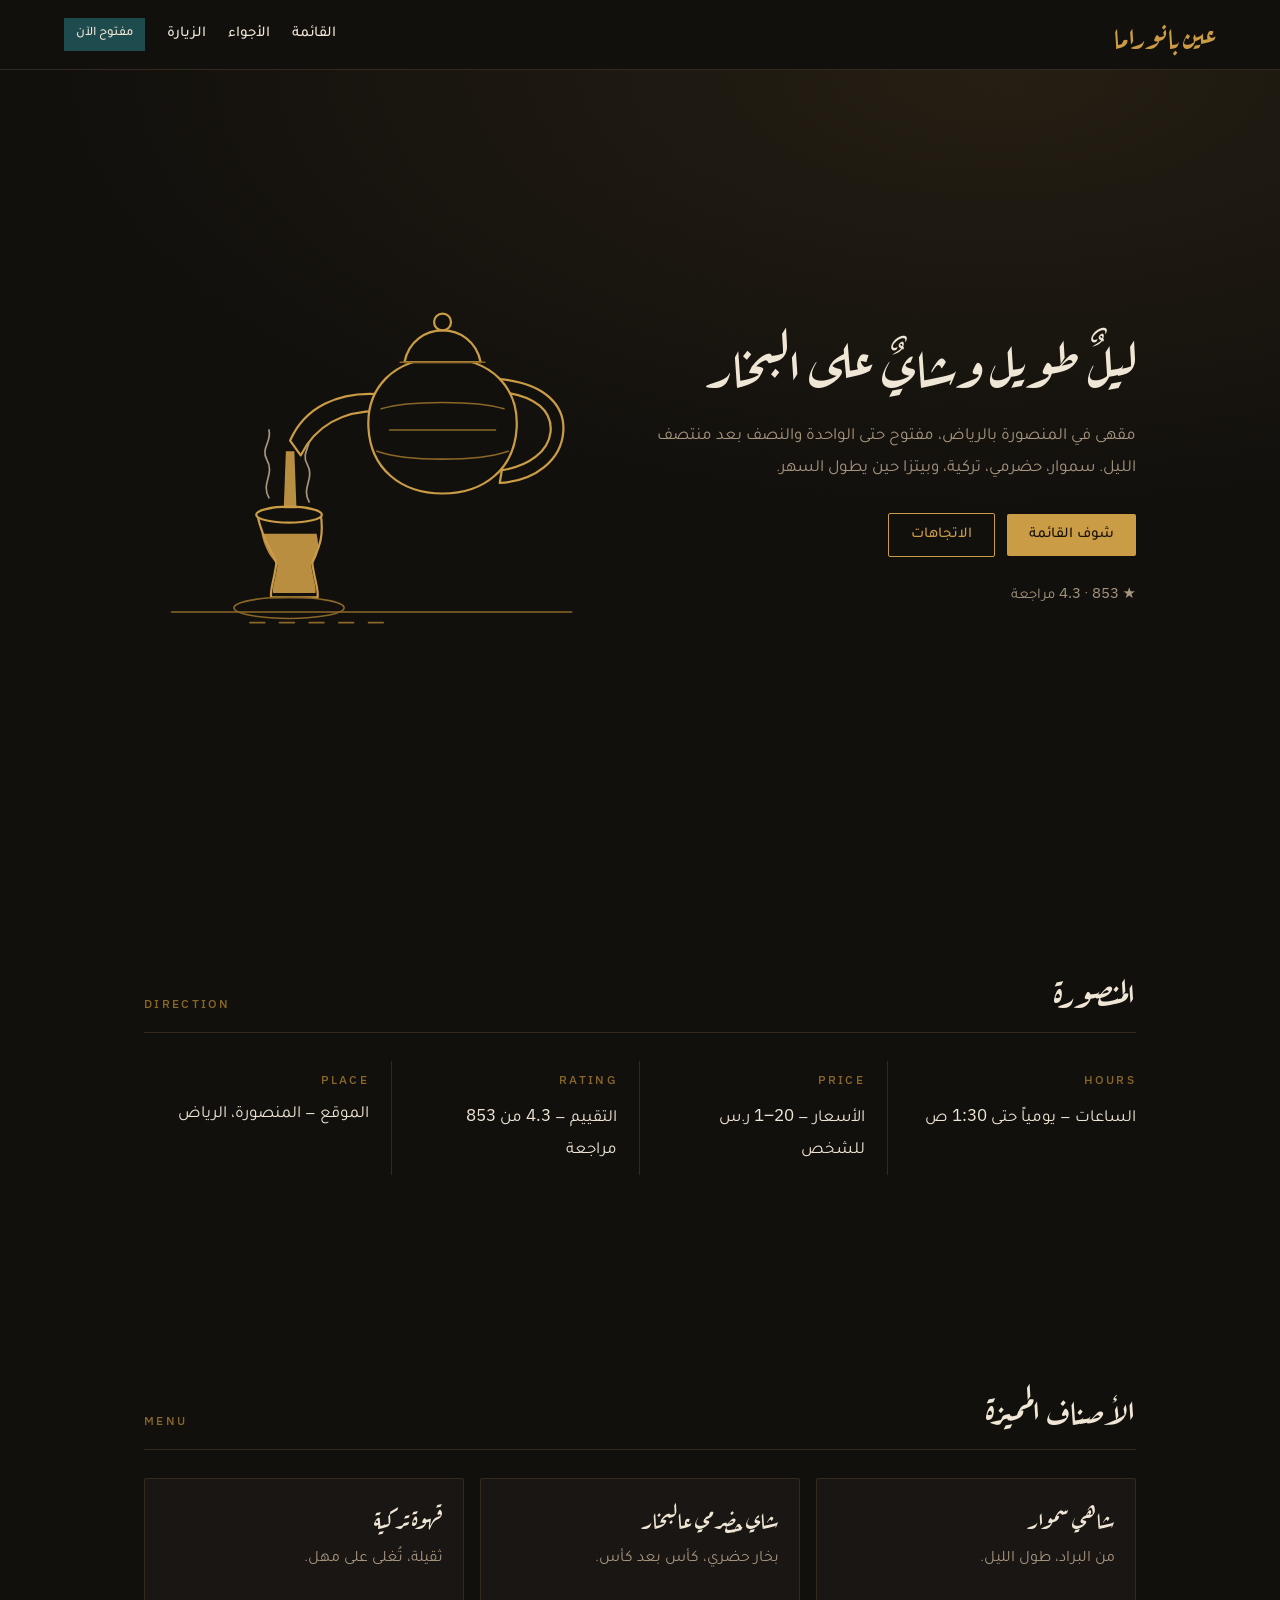
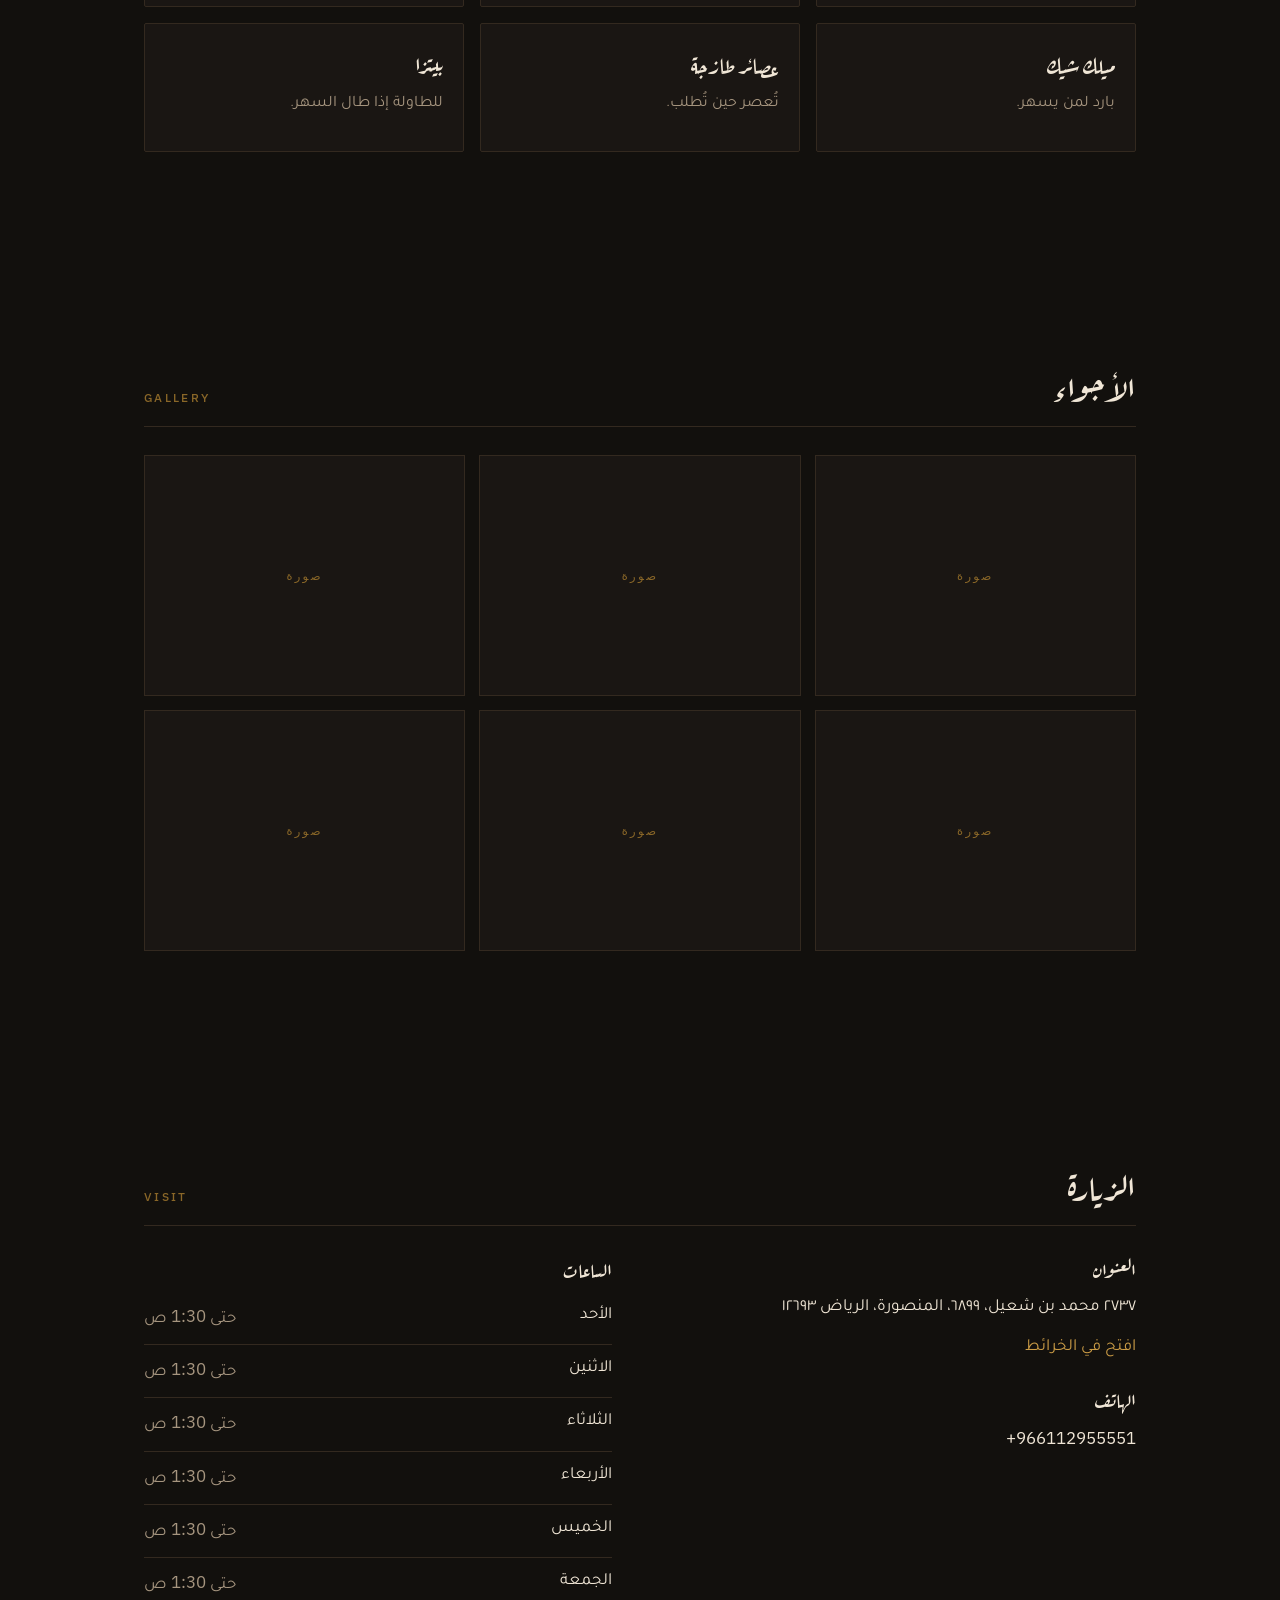
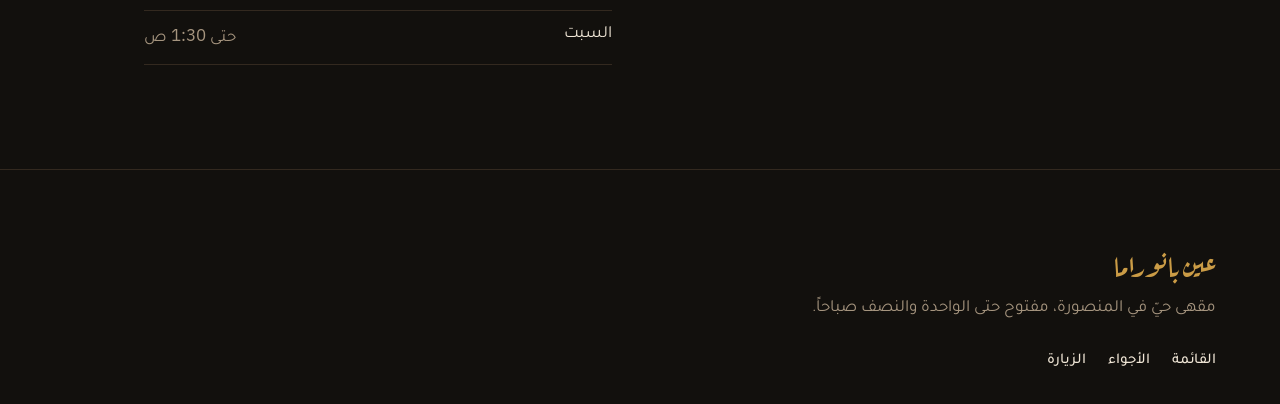
<file: index.html>
<!DOCTYPE html>
<html lang="ar" dir="rtl">
<head>
  <meta charset="utf-8">
  <meta name="viewport" content="width=device-width, initial-scale=1">
  <meta name="description" content="عين بانوراما — مقهى حيّ في المنصورة، الرياض. شاي سموار وشاي حضرمي وقهوة تركية حتى الواحدة والنصف صباحاً.">
  <title>عين بانوراما</title>
  <link rel="preconnect" href="https://fonts.googleapis.com">
  <link rel="preconnect" href="https://fonts.gstatic.com" crossorigin>
  <link rel="stylesheet" href="https://fonts.googleapis.com/css2?family=Aref+Ruqaa:wght@400;700&family=IBM+Plex+Sans:wght@400;500;600&family=Tajawal:wght@300;400;500;700&display=swap">
  <link rel="stylesheet" href="styles.css">
</head>
<body>

  <header class="site-header">
    <a class="wordmark" href="index.html">عين بانوراما</a>
    <nav class="site-nav" aria-label="التنقل">
      <a href="menu.html">القائمة</a>
      <a href="#atmosphere">الأجواء</a>
      <a href="#visit">الزيارة</a>
      <span class="chip">مفتوح الآن</span>
    </nav>
  </header>

  <main>
    <section class="hero reveal">
      <div class="hero-inner wrap">
        <div class="hero-copy">
          <h1>ليلٌ طويل وشايٌ على البخار</h1>
          <p class="hero-lead">مقهى في المنصورة بالرياض، مفتوح حتى الواحدة والنصف بعد منتصف الليل. سموار، حضرمي، تركية، وبيتزا حين يطول السهر.</p>
          <div class="hero-actions">
            <a class="btn btn-fill" href="menu.html">شوف القائمة</a>
            <a class="btn btn-ghost" href="https://www.google.com/maps/search/?api=1&query=%D8%B9%D9%8A%D9%86+%D8%A8%D8%A7%D9%86%D9%88%D8%B1%D8%A7%D9%85%D8%A7+%D9%83%D8%A7%D9%81%D9%8A%D9%87+%D8%A7%D9%84%D9%85%D9%86%D8%B5%D9%88%D8%B1%D8%A9+%D8%A7%D9%84%D8%B1%D9%8A%D8%A7%D8%B6">الاتجاهات</a>
          </div>
          <p class="rating">★ <span class="num">4.3</span> · <span class="num">853</span> مراجعة</p>
        </div>
        <figure class="hero-art">
          <svg xmlns="http://www.w3.org/2000/svg" viewBox="20 40 420 340" role="img" aria-label="براد نحاسي يصبّ الشاي في استكانة">
            <style>
              .hero-art .s2{fill:none;stroke:var(--brass-deep);stroke-width:1.5;stroke-linecap:round}
              .hero-art .fillnight{fill:var(--night);stroke:var(--brass);stroke-width:2.1;stroke-linejoin:round;stroke-linecap:round}
              .hero-art .tea{fill:var(--brass);stroke:none;opacity:.9}
              .hero-art .steam{stroke:var(--sand-dim);fill:none;stroke-width:1.6;stroke-linecap:round;animation:st 7s ease-in-out infinite}
              @keyframes st{0%,100%{opacity:.25}50%{opacity:.65}}
              @media (prefers-reduced-motion:reduce){.hero-art .steam{animation:none;opacity:.45}}
            </style>
            <path class="s2" d="M46 348 H424"/>
            <path class="s2" d="M120 358 h14 M148 358 h14 M176 358 h14 M204 358 h14 M232 358 h14"/>
            <g class="steam">
              <path d="M138 240 C130 226 144 218 136 204 C130 193 141 187 138 176"/>
              <path d="M176 244 C168 230 182 222 174 208 C168 197 179 191 176 180"/>
            </g>
            <path class="fillnight" d="M127 256 C133 284 143 292 145 302 C143 318 139 326 140 334 L184 334 C185 326 181 318 179 302 C181 292 191 284 187 256 Z"/>
            <path class="tea" d="M131 274 C136 296 145 300 146 304 C144 318 141 324 142 330 L182 330 C183 324 180 318 178 304 C179 300 188 296 183 274 Z"/>
            <ellipse class="fillnight" cx="157" cy="256" rx="31" ry="7.5"/>
            <ellipse class="s2" cx="157" cy="344" rx="52" ry="10"/>
            <path class="tea" d="M154 196 L162 196 L164 250 L152 250 Z"/>
            <path class="fillnight" d="M240 142 C204 140 172 154 158 186 L168 200 C182 172 208 158 242 158 Z"/>
            <path class="fillnight" d="M356 128 C400 132 418 154 416 178 C414 204 390 224 356 226 L358 214 C384 210 402 196 404 178 C406 158 390 144 358 140 Z"/>
            <path class="fillnight" d="M302 108 C350 108 374 138 372 174 C370 212 342 236 302 236 C262 236 234 212 232 174 C230 138 254 108 302 108 Z"/>
            <path class="s2" d="M244 156 C270 148 334 148 360 156"/>
            <path class="s2" d="M240 196 C268 206 336 206 364 196"/>
            <path class="s2" d="M252 176 h100"/>
            <path class="fillnight" d="M266 112 C270 92 286 82 302 82 C318 82 334 92 338 112 Z"/>
            <path class="s2" d="M262 112 H342"/>
            <circle class="fillnight" cx="302" cy="74" r="8"/>
          </svg>
        </figure>
      </div>
    </section>

    <section class="facts-sec wrap reveal" style="--d:.08s">
      <div class="sec-head">
        <h2>المنصورة</h2>
        <span class="sec-latin">Direction</span>
      </div>
      <div class="facts">
        <div class="fact">
          <span class="fact-label">Hours</span>
          <p>الساعات — يومياً حتى <span class="num">1:30</span> ص</p>
        </div>
        <div class="fact">
          <span class="fact-label">Price</span>
          <p>الأسعار — <span class="num">1–20</span> ر.س للشخص</p>
        </div>
        <div class="fact">
          <span class="fact-label">Rating</span>
          <p>التقييم — <span class="num">4.3</span> من <span class="num">853</span> مراجعة</p>
        </div>
        <div class="fact">
          <span class="fact-label">Place</span>
          <p>الموقع — المنصورة، الرياض</p>
        </div>
      </div>
    </section>

    <section class="wrap reveal" style="--d:.12s">
      <div class="sec-head">
        <h2>الأصناف المميزة</h2>
        <span class="sec-latin">Menu</span>
      </div>
      <div class="teasers">
        <a class="teaser" href="menu.html">
          <h3>شاهي سموار</h3>
          <!-- نصوص مؤقتة: يراجعها صاحب المقهى -->
          <p>من البراد، طول الليل.</p>
        </a>
        <a class="teaser" href="menu.html">
          <h3>شاي حضرمي عالبخار</h3>
          <!-- نصوص مؤقتة: يراجعها صاحب المقهى -->
          <p>بخار حضري، كأس بعد كأس.</p>
        </a>
        <a class="teaser" href="menu.html">
          <h3>قهوة تركية</h3>
          <!-- نصوص مؤقتة: يراجعها صاحب المقهى -->
          <p>ثقيلة، تُغلى على مهل.</p>
        </a>
        <a class="teaser" href="menu.html">
          <h3>ميلك شيك</h3>
          <!-- نصوص مؤقتة: يراجعها صاحب المقهى -->
          <p>بارد لمن يسهر.</p>
        </a>
        <a class="teaser" href="menu.html">
          <h3>عصائر طازجة</h3>
          <!-- نصوص مؤقتة: يراجعها صاحب المقهى -->
          <p>تُعصر حين تُطلب.</p>
        </a>
        <a class="teaser" href="menu.html">
          <h3>بيتزا</h3>
          <!-- نصوص مؤقتة: يراجعها صاحب المقهى -->
          <p>للطاولة إذا طال السهر.</p>
        </a>
      </div>
    </section>

    <section class="wrap reveal" id="atmosphere" style="--d:.16s">
      <div class="sec-head">
        <h2>الأجواء</h2>
        <span class="sec-latin">Gallery</span>
      </div>
      <!-- ضع صور المقهى الحقيقية هنا -->
      <div class="gallery">
        <figure><span>صورة</span></figure>
        <figure><span>صورة</span></figure>
        <figure><span>صورة</span></figure>
        <figure><span>صورة</span></figure>
        <figure><span>صورة</span></figure>
        <figure><span>صورة</span></figure>
      </div>
    </section>

    <section class="wrap reveal" id="visit" style="--d:.2s">
      <div class="sec-head">
        <h2>الزيارة</h2>
        <span class="sec-latin">Visit</span>
      </div>
      <div class="visit">
        <div class="visit-copy">
          <h3>العنوان</h3>
          <p>٢٧٣٧ محمد بن شعيل، ٦٨٩٩، المنصورة، الرياض ١٢٦٩٣</p>
          <p><a class="maps-link" href="https://www.google.com/maps/search/?api=1&query=%D8%B9%D9%8A%D9%86+%D8%A8%D8%A7%D9%86%D9%88%D8%B1%D8%A7%D9%85%D8%A7+%D9%83%D8%A7%D9%81%D9%8A%D9%87+%D8%A7%D9%84%D9%85%D9%86%D8%B5%D9%88%D8%B1%D8%A9+%D8%A7%D9%84%D8%B1%D9%8A%D8%A7%D8%B6">افتح في الخرائط</a></p>
          <h3>الهاتف</h3>
          <p><a href="tel:+966112955551"><span class="num">+966112955551</span></a></p>
        </div>
        <div class="visit-hours">
          <h3>الساعات</h3>
          <ul>
            <li><span>الأحد</span><span><!-- أضف وقت الافتتاح --> حتى <span class="num">1:30</span> ص</span></li>
            <li><span>الاثنين</span><span><!-- أضف وقت الافتتاح --> حتى <span class="num">1:30</span> ص</span></li>
            <li><span>الثلاثاء</span><span><!-- أضف وقت الافتتاح --> حتى <span class="num">1:30</span> ص</span></li>
            <li><span>الأربعاء</span><span><!-- أضف وقت الافتتاح --> حتى <span class="num">1:30</span> ص</span></li>
            <li><span>الخميس</span><span><!-- أضف وقت الافتتاح --> حتى <span class="num">1:30</span> ص</span></li>
            <li><span>الجمعة</span><span><!-- أضف وقت الافتتاح --> حتى <span class="num">1:30</span> ص</span></li>
            <li><span>السبت</span><span><!-- أضف وقت الافتتاح --> حتى <span class="num">1:30</span> ص</span></li>
          </ul>
        </div>
      </div>
    </section>
  </main>

  <footer class="site-footer">
    <a class="wordmark" href="index.html">عين بانوراما</a>
    <p class="footer-note">مقهى حيّ في المنصورة، مفتوح حتى الواحدة والنصف صباحاً.</p>
    <nav class="footer-nav" aria-label="روابط التذييل">
      <a href="menu.html">القائمة</a>
      <a href="#atmosphere">الأجواء</a>
      <a href="#visit">الزيارة</a>
    </nav>
  </footer>

  <script>
    (function () {
      var items = document.querySelectorAll('.reveal');
      var reduce = window.matchMedia('(prefers-reduced-motion: reduce)').matches;
      if (reduce || !('IntersectionObserver' in window)) {
        items.forEach(function (el) { el.classList.add('in'); });
        return;
      }
      var io = new IntersectionObserver(function (entries) {
        entries.forEach(function (entry) {
          if (entry.isIntersecting) {
            entry.target.classList.add('in');
            io.unobserve(entry.target);
          }
        });
      }, { threshold: 0.12, rootMargin: '0px 0px -8% 0px' });
      items.forEach(function (el) { io.observe(el); });
    })();
  </script>

</body>
</html>
</file>
<file: styles.css>
:root{
  --night:#12100D; --night-2:#1A1613; --line:#33291F;
  --sand:#F0E6D6; --sand-dim:#A6957F;
  --brass:#CB9C46; --brass-deep:#8A6728;
  --petrol:#1E4B4E; --petrol-lit:#4E9A94;
  --ar-display:"Aref Ruqaa","Amiri",Georgia,serif;
  --ar-body:"Tajawal",system-ui,sans-serif;
  --num:"IBM Plex Sans",system-ui,sans-serif;
  --pad:clamp(20px,5vw,72px);
}
html{overflow-x:hidden}
body{margin:0;background:var(--night);color:var(--sand);
     font-family:var(--ar-body);font-size:17px;line-height:1.9}
h1,h2,h3{font-family:var(--ar-display);font-weight:400;line-height:1.5}
.num{font-family:var(--num);font-variant-numeric:tabular-nums;
     direction:ltr;unicode-bidi:embed}
a{color:inherit;text-decoration:none}
:focus-visible{outline:2px solid var(--brass);outline-offset:3px}

.site-header{
  position:sticky;top:0;z-index:20;
  display:flex;align-items:center;justify-content:space-between;gap:12px 20px;
  flex-wrap:wrap;
  padding:14px var(--pad);
  background:var(--night);
  border-bottom:1px solid var(--line);
}
.wordmark{
  font-family:var(--ar-display);
  color:var(--brass);
  font-size:clamp(1.35rem,2.4vw,1.85rem);
  line-height:1.4;
}
.site-nav{
  display:flex;align-items:center;flex-wrap:wrap;gap:8px 22px;
}
.site-nav a{
  color:var(--sand);
  font-size:15px;
  font-weight:500;
}
.site-nav a:hover{color:var(--brass)}
.chip{
  background:var(--petrol);
  color:var(--sand);
  font-size:13px;
  font-weight:500;
  padding:4px 12px;
  white-space:nowrap;
}

.site-footer{
  padding:clamp(40px,7vw,72px) var(--pad) 28px;
  border-top:1px solid var(--line);
}
.site-footer .wordmark{display:inline-block;margin-bottom:10px}
.footer-note{
  color:var(--sand-dim);
  margin:0 0 22px;
  max-width:36em;
}
.footer-nav{
  display:flex;flex-wrap:wrap;gap:10px 22px;
}
.footer-nav a{font-size:15px;font-weight:500}
.footer-nav a:hover{color:var(--brass)}

*,*::before,*::after{box-sizing:border-box}

.wrap{
  max-width:1120px;
  margin-inline:auto;
  padding-inline:var(--pad);
}
main > section:not(.hero){
  padding-block:clamp(56px,9vw,104px);
}

.hero{
  position:relative;
  min-height:88svh;
  display:flex;
  align-items:center;
  background:radial-gradient(120% 90% at 78% 0%, rgba(203,156,70,.10), transparent 62%);
}
.hero-inner{
  display:grid;
  grid-template-columns:minmax(0,1fr) minmax(0,.92fr);
  column-gap:clamp(26px,5vw,72px);
  align-items:center;
  width:100%;
  padding-block:clamp(56px,9vw,104px);
}
.hero-copy{min-width:0}
.hero h1{
  margin:0 0 18px;
  font-size:clamp(2rem,5.2vw,3.35rem);
}
.hero-lead{
  margin:0 0 28px;
  color:var(--sand-dim);
  max-width:36em;
}
.hero-actions{
  display:flex;
  flex-wrap:wrap;
  gap:12px;
  align-items:center;
}
.btn{
  display:inline-block;
  border-radius:2px;
  padding:11px 22px;
  font-size:15px;
  font-weight:500;
  line-height:1.3;
}
.btn-fill{
  background:var(--brass);
  color:#17120A;
}
.btn-fill:hover{background:var(--brass-deep);color:var(--sand)}
.btn-ghost{
  background:transparent;
  color:var(--brass);
  border:1px solid var(--brass);
}
.btn-ghost:hover{background:rgba(203,156,70,.08)}
.rating{
  margin:22px 0 0;
  color:var(--sand-dim);
  font-size:15px;
}
.hero-art{margin:0;min-width:0}
.hero-art img,.hero-art svg{display:block;width:100%;height:auto}

.sec-head{
  display:flex;
  align-items:baseline;
  justify-content:space-between;
  gap:16px;
  margin:0 0 28px;
  padding-bottom:14px;
  border-bottom:1px solid var(--line);
}
.sec-head h2{margin:0;font-size:clamp(1.65rem,3vw,2.15rem)}
.sec-latin{
  font-family:var(--num);
  font-size:11.5px;
  font-weight:500;
  letter-spacing:.2em;
  text-transform:uppercase;
  color:var(--brass-deep);
  flex-shrink:0;
}

.facts{
  display:grid;
  grid-template-columns:repeat(4,minmax(0,1fr));
}
.fact{
  padding:8px 22px;
  border-inline-start:1px solid var(--line);
  min-width:0;
}
.fact:first-child{border-inline-start:0;padding-inline-start:0}
.fact-label{
  display:block;
  font-family:var(--num);
  font-size:11.5px;
  font-weight:500;
  letter-spacing:.2em;
  text-transform:uppercase;
  color:var(--brass-deep);
  margin-bottom:8px;
}
.fact p{margin:0}

.teasers{
  display:grid;
  grid-template-columns:repeat(3,minmax(0,1fr));
  gap:16px;
}
.teaser{
  position:relative;
  display:block;
  background:var(--night-2);
  border:1px solid var(--line);
  border-radius:2px;
  padding:22px 20px 32px;
  min-width:0;
}
.teaser h3{
  margin:0 0 8px;
  font-size:1.45rem;
}
.teaser p{
  margin:0;
  color:var(--sand-dim);
  font-size:16px;
}
.teaser::after{
  content:"";
  position:absolute;
  right:20px;left:20px;bottom:16px;
  height:1px;
  background:var(--brass);
  transform:scaleX(0);
  transform-origin:right;
  transition:transform .55s cubic-bezier(.16,1,.3,1);
}
.teaser:hover::after,.teaser:focus-visible::after{transform:scaleX(1)}

.gallery{
  display:grid;
  grid-template-columns:repeat(3,minmax(0,1fr));
  gap:14px;
}
.gallery figure{
  margin:0;
  aspect-ratio:4/3;
  background:var(--night-2);
  border:1px solid var(--line);
  display:flex;
  align-items:center;
  justify-content:center;
  min-width:0;
}
.gallery span{
  font-family:var(--num);
  font-size:11.5px;
  letter-spacing:.2em;
  text-transform:uppercase;
  color:var(--brass-deep);
}

.visit{
  display:grid;
  grid-template-columns:minmax(0,1fr) minmax(0,1fr);
  gap:clamp(28px,5vw,56px);
  align-items:start;
}
.visit h3{
  margin:0 0 8px;
  font-size:1.25rem;
}
.visit-copy h3 + p{margin:0 0 8px}
.visit-copy p{margin:0 0 20px}
.maps-link{color:var(--brass)}
.maps-link:hover{color:var(--sand)}
.visit-hours ul{
  list-style:none;
  margin:0;
  padding:0;
}
.visit-hours li{
  display:flex;
  justify-content:space-between;
  gap:16px;
  padding:8px 0;
  border-bottom:1px solid var(--line);
  min-width:0;
}
.visit-hours li span:last-child{color:var(--sand-dim);text-align:end}

.reveal{
  opacity:0;
  transform:translateY(20px);
  transition:opacity 1.1s cubic-bezier(.16,1,.3,1) var(--d,0s),
              transform 1.1s cubic-bezier(.16,1,.3,1) var(--d,0s);
}
.reveal.in{opacity:1;transform:none}

@media (max-width:900px){
  .hero-inner{grid-template-columns:1fr}
  .hero-art{width:min(320px,78%);margin-inline:auto}
  .teasers{grid-template-columns:repeat(2,minmax(0,1fr))}
  .gallery{grid-template-columns:repeat(2,minmax(0,1fr))}
}
@media (max-width:700px){
  .facts{grid-template-columns:repeat(2,minmax(0,1fr))}
  .fact:nth-child(2n+1){border-inline-start:0;padding-inline-start:0}
  .fact:nth-child(n+3){border-top:1px solid var(--line);padding-top:22px;margin-top:8px}
  .visit{grid-template-columns:1fr}
}
@media (max-width:520px){
  .teasers{grid-template-columns:1fr}
  .gallery{grid-template-columns:1fr}
}

@media (prefers-reduced-motion:reduce){
  *,*::before,*::after{animation:none !important;transition:none !important}
  .reveal{opacity:1;transform:none}
}
</file>
